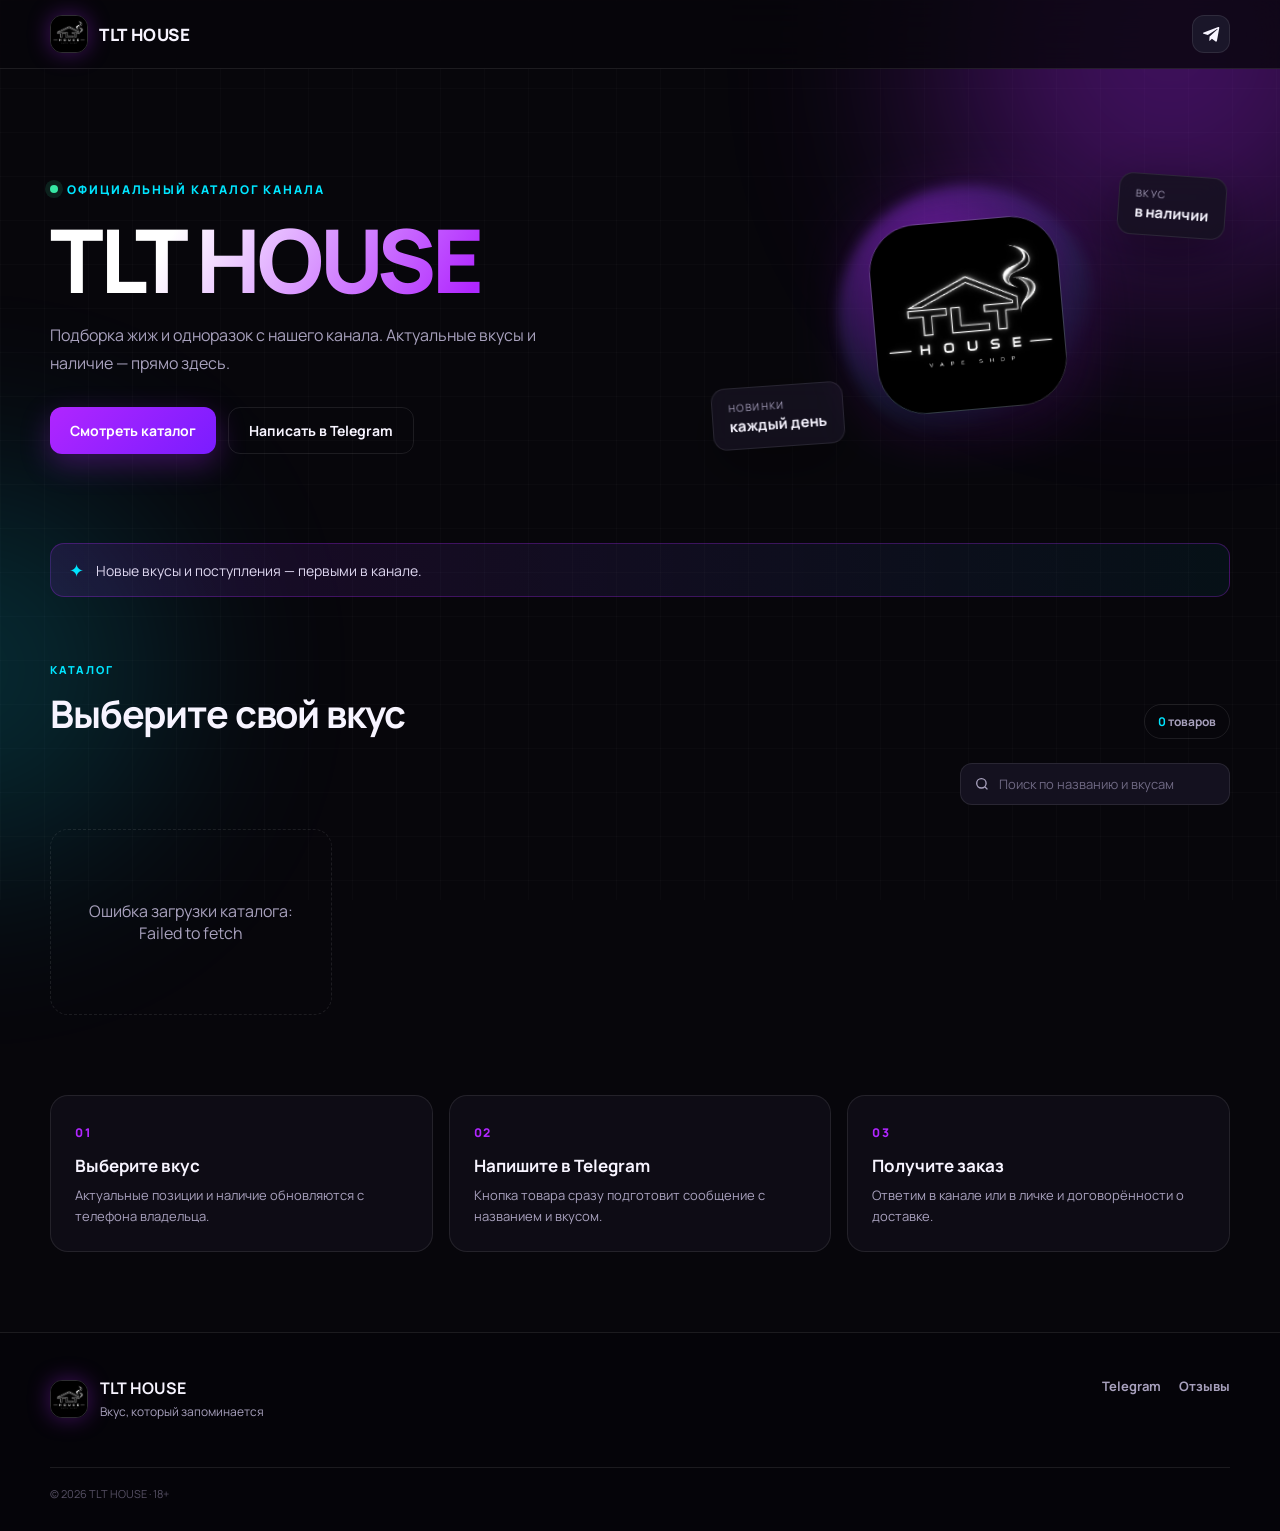
<file: docs/index.html>
<!DOCTYPE html>
<html lang="ru">
<head>
  <meta charset="UTF-8">
  <meta name="viewport" content="width=device-width, initial-scale=1, viewport-fit=cover">
  <meta name="theme-color" content="#07060b">
  <title>TLT HOUSE — каталог</title>
  <link rel="icon" href="assets/avatar.png" type="image/png">
  <link rel="stylesheet" href="styles.css">
</head>
<body>
  <div class="glow glow-1"></div>
  <div class="glow glow-2"></div>

  <div id="ageGate" class="age-gate hidden">
    <div class="age-card">
      <img src="assets/avatar.png" alt="TLT HOUSE" class="age-logo">
      <div class="age-badge">18+</div>
      <h2>Вам уже есть 18?</h2>
      <p>Продукция содержит никотин и предназначена только для совершеннолетних.</p>
      <button id="ageYes" class="btn btn-primary btn-block">Мне есть 18 — войти</button>
      <button id="ageNo" class="btn btn-ghost btn-block">Мне нет 18</button>
    </div>
  </div>

  <header class="site-header">
    <div class="wrap header-inner">
      <a href="/" class="brand">
        <img src="assets/avatar.png" alt="" class="brand-logo">
        <span class="brand-text" id="brandName">TLT HOUSE</span>
      </a>
      <div class="header-actions">
        <a id="headerTg" href="https://t.me/tlthouse1" target="_blank" rel="noopener" class="icon-btn" aria-label="Telegram">
          <svg viewBox="0 0 24 24" width="19" height="19" fill="currentColor"><path d="M21.7 4.3 18.9 20c-.2 1-.8 1.3-1.7.8l-4.7-3.5-2.3 2.2c-.3.3-.5.5-1 .5l.4-5.5 10-9.1c.4-.4-.1-.6-.6-.3L7.4 12.6 2 10.9c-1-.3-1-1 .2-1.4l18.3-7c.9-.3 1.6.2 1.2 1.8Z"/></svg>
        </a>
        
      </div>
    </div>
  </header>

  <main>
    <section class="hero wrap">
      <div class="hero-copy">
        <div class="eyebrow"><span class="pulse"></span> официальный каталог канала</div>
        <h1 id="heroTitle">TLT HOUSE</h1>
        <p id="heroSubtitle">Подборка жиж и одноразок с нашего канала. Актуальные вкусы и наличие — прямо здесь.</p>
        <div class="hero-buttons">
          <a href="#catalog" class="btn btn-primary">Смотреть каталог</a>
          <a id="heroTg" href="https://t.me/tlthouse1" target="_blank" rel="noopener" class="btn btn-outline">Написать в Telegram</a>
        </div>
      </div>
      <div class="hero-art">
        <div class="orb"></div>
        <div class="floating-card card-1"><span>Вкус</span><strong>в наличии</strong></div>
        <div class="floating-card card-2"><span>Новинки</span><strong>каждый день</strong></div>
        <div class="hero-logo-wrap"><img src="assets/avatar.png" alt="TLT HOUSE"></div>
      </div>
    </section>

    <div class="announcement wrap">
      <span class="ann-icon">✦</span>
      <span id="announcement">Новые вкусы и поступления — первыми в канале.</span>
    </div>

    <section id="catalog" class="catalog wrap">
      <div class="section-head">
        <div>
          <div class="eyebrow small">каталог</div>
          <h2>Выберите свой вкус</h2>
        </div>
        <div class="count-pill"><span id="productCount">0</span> товаров</div>
      </div>

      <div class="toolbar">
        <div id="categories" class="chips"></div>
        <label class="search-box">
          <svg viewBox="0 0 24 24" width="18" height="18" fill="none" stroke="currentColor" stroke-width="2"><circle cx="11" cy="11" r="7"/><path d="m20 20-3.5-3.5"/></svg>
          <input id="search" type="search" placeholder="Поиск по названию и вкусам" autocomplete="off">
        </label>
      </div>

      <div id="products" class="product-grid"></div>
      <div id="empty" class="empty hidden">Ничего не нашлось. Попробуйте другой запрос.</div>
    </section>

    <section class="steps wrap">
      <div class="step"><span class="step-num">01</span><h3>Выберите вкус</h3><p>Актуальные позиции и наличие обновляются с телефона владельца.</p></div>
      <div class="step"><span class="step-num">02</span><h3>Напишите в Telegram</h3><p>Кнопка товара сразу подготовит сообщение с названием и вкусом.</p></div>
      <div class="step"><span class="step-num">03</span><h3>Получите заказ</h3><p>Ответим в канале или в личке и договорённости о доставке.</p></div>
    </section>
  </main>

  <footer class="site-footer">
    <div class="wrap footer-inner">
      <div class="footer-brand">
        <img src="assets/avatar.png" alt="" class="brand-logo">
        <div><strong id="footerBrand">TLT HOUSE</strong><span id="footerTagline">Вкус, который запоминается</span></div>
      </div>
      <div class="footer-links">
        <a id="footerTg" href="https://t.me/tlthouse1" target="_blank" rel="noopener">Telegram</a>
        <a id="footerReviews" href="https://t.me/tlthouse2" target="_blank" rel="noopener">Отзывы</a>
      </div>
      <p class="disclaimer" id="disclaimer"></p>
      <div class="footer-bottom">© <span id="year"></span> TLT HOUSE · 18+</div>
    </div>
  </footer>

  <div id="cartBar" class="cart-bar hidden">
    <div class="wrap cart-bar-inner">
      <div class="cart-info"><span class="cart-count" id="cartCount">0</span><div><strong>Корзина</strong><small id="cartTotal">0 ₽</small></div></div>
      <div class="cart-actions">
        <button id="cartClear" class="btn btn-ghost btn-sm">Очистить</button>
        <button id="cartOrder" class="btn btn-primary btn-sm">Оформить заказ</button>
      </div>
    </div>
  </div>

  <div id="toast" class="toast"></div>

  <script src="config.js"></script>
  <script src="app.js"></script>
</body>
</html>
</file>
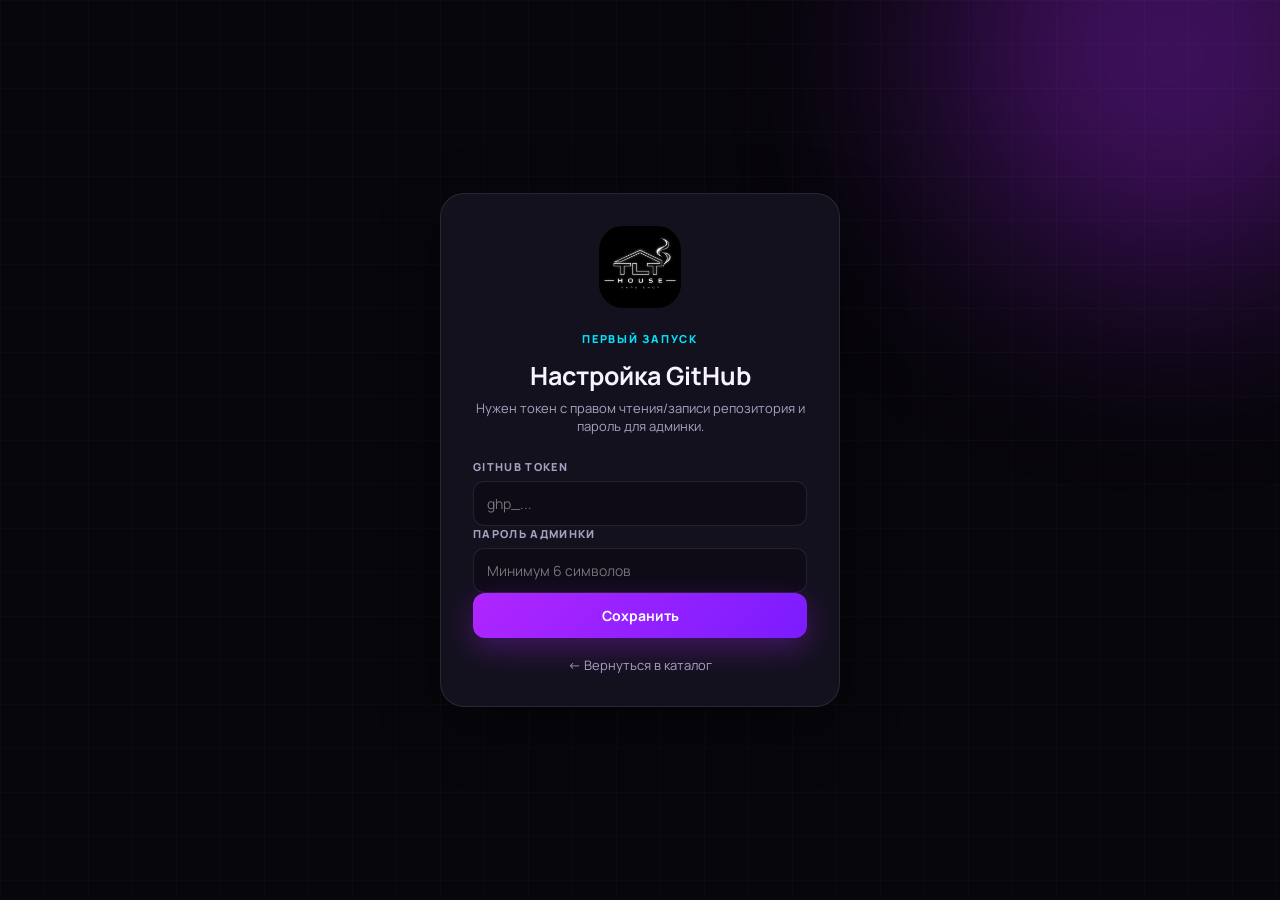
<file: docs/admin.html>
<!DOCTYPE html>
<html lang="ru">
<head>
  <meta charset="UTF-8">
  <meta name="viewport" content="width=device-width, initial-scale=1, viewport-fit=cover">
  <meta name="theme-color" content="#07060b">
  <title>TLT HOUSE — админка</title>
  <link rel="icon" href="assets/avatar.png" type="image/png">
  <link rel="stylesheet" href="styles.css">
  <link rel="stylesheet" href="admin.css">
</head>
<body>
  <div class="glow glow-1"></div>

  <div id="setupScreen" class="login-screen hidden">
    <form id="setupForm" class="login-card">
      <img src="assets/avatar.png" alt="" class="age-logo">
      <div class="eyebrow small">Первый запуск</div>
      <h1>Настройка GitHub</h1>
      <p>Нужен токен с правом чтения/записи репозитория и пароль для админки.</p>
      <label class="field">
        <span>GitHub token</span>
        <input id="setupToken" type="password" placeholder="ghp_..." required autocomplete="off">
      </label>
      <label class="field">
        <span>Пароль админки</span>
        <input id="setupPassword" type="password" placeholder="Минимум 6 символов" minlength="6" required autocomplete="new-password">
      </label>
      <button type="submit" class="btn btn-primary btn-block">Сохранить</button>
      <a href="index.html" class="back-link">← Вернуться в каталог</a>
    </form>
  </div>

  <div id="loginScreen" class="login-screen">
    <form id="loginForm" class="login-card">
      <img src="assets/avatar.png" alt="" class="age-logo">
      <div class="eyebrow small">TLT HOUSE</div>
      <h1>Вход в админку</h1>
      <p>Управление каталогом с телефона</p>
      <label class="field">
        <span>Пароль</span>
        <input id="loginPassword" type="password" autocomplete="current-password" placeholder="Введите пароль" required>
      </label>
      <button type="submit" class="btn btn-primary btn-block">Войти</button>
      <a href="index.html" class="back-link">← Вернуться в каталог</a>
    </form>
  </div>

  <div id="app" class="admin-app hidden">
    <header class="site-header">
      <div class="wrap header-inner">
        <a href="index.html" class="brand">
          <img src="assets/avatar.png" alt="" class="brand-logo">
          <span class="brand-text">TLT HOUSE <small>админка</small></span>
        </a>
        <button id="logoutBtn" class="btn btn-ghost btn-sm">Выйти</button>
      </div>
    </header>

    <main class="wrap admin-main">
      <nav class="tabs">
        <button class="tab active" data-tab="products">Товары</button>
        <button class="tab" data-tab="settings">Настройки</button>
        <button class="tab" data-tab="security">Пароль</button>
      </nav>

      <section id="tab-products" class="tab-panel">
        <div class="panel-head">
          <div><h2>Товары</h2><p>Наличие, вкусы и цены обновляются сразу на сайте.</p></div>
          <button id="addProduct" class="btn btn-primary">+ Добавить</button>
        </div>
        <div id="adminProducts" class="admin-list"></div>
      </section>

      <section id="tab-settings" class="tab-panel hidden">
        <div class="panel-head"><div><h2>Настройки сайта</h2><p>Тексты, ссылки и disclaimer.</p></div></div>
        <form id="settingsForm" class="form-card"></form>
      </section>

      <section id="tab-security" class="tab-panel hidden">
        <div class="panel-head"><div><h2>Смена пароля</h2><p>Пароль для входа в админку.</p></div></div>
        <form id="passwordForm" class="form-card">
          <label class="field"><span>Текущий пароль</span><input name="current" type="password" autocomplete="current-password" required></label>
          <label class="field"><span>Новый пароль</span><input name="next" type="password" autocomplete="new-password" minlength="6" required></label>
          <button class="btn btn-primary" type="submit">Сменить пароль</button>
        </form>
      </section>
    </main>
  </div>

  <div id="editor" class="editor-overlay hidden">
    <div class="editor-sheet">
      <div class="editor-head">
        <h2 id="editorTitle">Товар</h2>
        <button id="editorClose" class="icon-btn" aria-label="Закрыть">✕</button>
      </div>
      <form id="productForm" class="editor-form"></form>
    </div>
  </div>

  <div id="adminToast" class="toast"></div>
  <script src="config.js"></script>
  <script src="admin.js"></script>
</body>
</html>
</file>
<file: docs/styles.css>
@import url('https://fonts.googleapis.com/css2?family=Manrope:wght@400;500;600;700;800&display=swap');

:root {
  --bg: #07060b;
  --bg-soft: #0e0c15;
  --panel: #14111f;
  --panel-2: #1a1629;
  --line: rgba(255,255,255,.09);
  --text: #f7f4ff;
  --muted: #a8a1bd;
  --accent: #b026ff;
  --accent-2: #00e5ff;
  --green: #37e6a4;
  --red: #ff5c7a;
  --radius: 18px;
  --shadow: 0 18px 60px rgba(0,0,0,.45);
}

* { box-sizing: border-box; }
html { scroll-behavior: smooth; }
body {
  margin: 0;
  min-height: 100vh;
  background: var(--bg);
  color: var(--text);
  font-family: 'Manrope', system-ui, -apple-system, 'Segoe UI', sans-serif;
  -webkit-font-smoothing: antialiased;
  overflow-x: hidden;
}
body::before {
  content: '';
  position: fixed; inset: 0; z-index: -2;
  background-image: linear-gradient(rgba(255,255,255,.018) 1px, transparent 1px), linear-gradient(90deg, rgba(255,255,255,.018) 1px, transparent 1px);
  background-size: 44px 44px;
  pointer-events: none;
}
img { max-width: 100%; display: block; }
a { color: inherit; text-decoration: none; }
button, input, textarea, select { font: inherit; }
.hidden { display: none !important; }
.wrap { width: min(1180px, calc(100% - 36px)); margin-inline: auto; }

.glow { position: fixed; border-radius: 50%; filter: blur(110px); z-index: -1; pointer-events: none; opacity: .35; }
.glow-1 { width: 460px; height: 460px; background: var(--accent); top: -180px; right: -120px; }
.glow-2 { width: 380px; height: 380px; background: var(--accent-2); top: 480px; left: -220px; opacity: .18; }

/* Header */
.site-header {
  position: sticky; top: 0; z-index: 50;
  background: rgba(7,6,11,.78);
  backdrop-filter: blur(18px);
  border-bottom: 1px solid var(--line);
}
.header-inner { height: 68px; display: flex; align-items: center; justify-content: space-between; gap: 14px; }
.brand { display: flex; align-items: center; gap: 11px; font-weight: 800; letter-spacing: .04em; }
.brand-logo { width: 38px; height: 38px; border-radius: 12px; object-fit: cover; border: 1px solid rgba(255,255,255,.16); box-shadow: 0 0 22px rgba(176,38,255,.35); }
.brand-text { font-size: 17px; }
.header-actions { display: flex; align-items: center; gap: 10px; }
.icon-btn {
  width: 38px; height: 38px; display: grid; place-items: center;
  border-radius: 12px; background: var(--panel-2); border: 1px solid var(--line);
  color: var(--text); transition: .2s;
}
.icon-btn:hover { color: var(--accent-2); border-color: var(--accent-2); transform: translateY(-2px); }
.admin-link {
  font-size: 13px; font-weight: 700; padding: 10px 14px; border-radius: 12px;
  border: 1px solid var(--line); color: var(--muted); transition: .2s;
}
.admin-link:hover { color: var(--text); border-color: var(--accent); }

/* Buttons */
.btn {
  display: inline-flex; align-items: center; justify-content: center; gap: 8px;
  border: 0; border-radius: 12px; padding: 13px 20px; cursor: pointer;
  font-weight: 700; font-size: 14px; transition: transform .18s, box-shadow .18s, background .18s;
  text-align: center;
}
.btn:hover { transform: translateY(-2px); }
.btn:active { transform: translateY(0); }
.btn-primary { background: linear-gradient(135deg, var(--accent), #7a1cff); color: #fff; box-shadow: 0 10px 30px rgba(176,38,255,.3); }
.btn-primary:hover { box-shadow: 0 14px 40px rgba(176,38,255,.5); }
.btn-outline { background: transparent; border: 1px solid var(--line); color: var(--text); }
.btn-outline:hover { border-color: var(--accent); }
.btn-ghost { background: rgba(255,255,255,.05); color: var(--muted); }
.btn-ghost:hover { color: var(--text); background: rgba(255,255,255,.09); }
.btn-block { width: 100%; }
.btn-sm { padding: 10px 15px; font-size: 13px; border-radius: 10px; }

/* Hero */
.hero { display: grid; grid-template-columns: 1fr .85fr; align-items: center; gap: 40px; padding: 76px 0 58px; }
.eyebrow { display: inline-flex; align-items: center; gap: 9px; font-size: 12px; text-transform: uppercase; letter-spacing: .16em; color: var(--accent-2); font-weight: 800; }
.eyebrow.small { font-size: 11px; }
.pulse { width: 8px; height: 8px; border-radius: 50%; background: var(--green); box-shadow: 0 0 0 5px rgba(55,230,164,.12); animation: pulse 2s infinite; }
@keyframes pulse { 50% { box-shadow: 0 0 0 10px rgba(55,230,164,0); } }
.hero h1 { font-size: clamp(44px, 8vw, 88px); line-height: .98; margin: 18px 0 20px; letter-spacing: -.045em; font-weight: 800; background: linear-gradient(120deg, #fff 20%, var(--accent) 70%, var(--accent-2)); -webkit-background-clip: text; background-clip: text; color: transparent; }
.hero p { color: var(--muted); font-size: 16px; line-height: 1.7; max-width: 520px; margin: 0 0 30px; }
.hero-buttons { display: flex; gap: 12px; flex-wrap: wrap; }
.hero-art { position: relative; min-height: 340px; display: grid; place-items: center; }
.orb { position: absolute; width: 260px; height: 260px; border-radius: 50%; background: radial-gradient(circle at 35% 30%, rgba(176,38,255,.55), rgba(0,229,255,.08) 60%, transparent 70%); filter: blur(6px); animation: float 7s ease-in-out infinite; }
@keyframes float { 50% { transform: translateY(-14px) scale(1.03); } }
.hero-logo-wrap { position: relative; width: 190px; height: 190px; border-radius: 48px; overflow: hidden; border: 1px solid rgba(255,255,255,.18); box-shadow: var(--shadow), 0 0 70px rgba(176,38,255,.35); transform: rotate(-5deg); }
.hero-logo-wrap img { width: 100%; height: 100%; object-fit: cover; }
.floating-card { position: absolute; background: rgba(20,17,31,.85); border: 1px solid var(--line); backdrop-filter: blur(12px); border-radius: 14px; padding: 12px 16px; box-shadow: var(--shadow); }
.floating-card span { display: block; font-size: 10px; text-transform: uppercase; letter-spacing: .14em; color: var(--muted); }
.floating-card strong { font-size: 15px; }
.card-1 { top: 30px; right: 4px; transform: rotate(4deg); }
.card-2 { bottom: 38px; left: 6px; transform: rotate(-4deg); }

.announcement {
  display: flex; align-items: center; gap: 12px; padding: 14px 18px; margin-bottom: 60px;
  border: 1px solid rgba(176,38,255,.28); border-radius: 14px;
  background: linear-gradient(90deg, rgba(176,38,255,.12), rgba(0,229,255,.05));
  font-size: 14px; color: #ded7f0;
}
.ann-icon { color: var(--accent-2); font-size: 18px; }

/* Catalog */
.catalog { padding-bottom: 80px; }
.section-head { display: flex; align-items: flex-end; justify-content: space-between; gap: 16px; margin-bottom: 24px; }
.section-head h2 { font-size: clamp(26px, 4vw, 38px); margin: 8px 0 0; letter-spacing: -.03em; }
.count-pill { font-size: 12px; font-weight: 700; color: var(--muted); border: 1px solid var(--line); padding: 8px 13px; border-radius: 999px; white-space: nowrap; }
.count-pill span { color: var(--accent-2); }
.toolbar { display: flex; align-items: center; justify-content: space-between; gap: 16px; margin-bottom: 24px; flex-wrap: wrap; }
.chips { display: flex; gap: 8px; flex-wrap: wrap; }
.chip {
  background: var(--panel); border: 1px solid var(--line); color: var(--muted);
  padding: 9px 15px; border-radius: 999px; cursor: pointer; font-size: 13px; font-weight: 700; transition: .2s;
}
.chip:hover { color: var(--text); border-color: rgba(176,38,255,.5); }
.chip.active { background: var(--accent); border-color: var(--accent); color: #fff; box-shadow: 0 8px 24px rgba(176,38,255,.28); }
.search-box { display: flex; align-items: center; gap: 9px; background: var(--panel); border: 1px solid var(--line); border-radius: 12px; padding: 0 13px; color: var(--muted); min-width: 270px; }
.search-box:focus-within { border-color: var(--accent); color: var(--accent-2); }
.search-box input { background: none; border: 0; outline: 0; color: var(--text); padding: 11px 0; width: 100%; font-size: 13px; }
.search-box input::placeholder { color: #6f6983; }

.product-grid { display: grid; grid-template-columns: repeat(auto-fill, minmax(265px, 1fr)); gap: 18px; }
.product-card {
  position: relative; background: linear-gradient(160deg, var(--panel), #100d19);
  border: 1px solid var(--line); border-radius: var(--radius); overflow: hidden;
  display: flex; flex-direction: column; transition: transform .22s, border-color .22s, box-shadow .22s;
}
.product-card:hover { transform: translateY(-5px); border-color: rgba(176,38,255,.45); box-shadow: 0 20px 50px rgba(0,0,0,.45); }
.product-visual { height: 168px; position: relative; display: grid; place-items: center; overflow: hidden; background: radial-gradient(circle at 50% 25%, rgba(176,38,255,.25), transparent 65%), #171222; }
.product-visual::after { content: ''; position: absolute; inset: 0; background: repeating-linear-gradient(135deg, rgba(255,255,255,.025) 0 2px, transparent 2px 16px); }
.product-visual img { width: 100%; height: 100%; object-fit: cover; position: relative; z-index: 1; }
.product-icon { font-size: 62px; filter: drop-shadow(0 10px 24px rgba(0,0,0,.5)); position: relative; z-index: 1; }
.product-badge { position: absolute; top: 12px; left: 12px; z-index: 2; font-size: 10px; font-weight: 800; letter-spacing: .1em; text-transform: uppercase; background: rgba(7,6,11,.8); border: 1px solid rgba(0,229,255,.4); color: var(--accent-2); padding: 6px 9px; border-radius: 8px; }
.stock-dot { position: absolute; top: 12px; right: 12px; z-index: 2; display: flex; align-items: center; gap: 6px; font-size: 10px; font-weight: 800; text-transform: uppercase; background: rgba(7,6,11,.8); padding: 6px 9px; border-radius: 8px; color: var(--green); }
.stock-dot::before { content: ''; width: 6px; height: 6px; border-radius: 50%; background: currentColor; }
.stock-dot.out { color: var(--red); }
.product-body { padding: 18px; display: flex; flex-direction: column; gap: 12px; flex: 1; }
.product-category { font-size: 10px; text-transform: uppercase; letter-spacing: .16em; color: var(--accent); font-weight: 800; }
.product-name { font-size: 20px; font-weight: 800; letter-spacing: -.02em; margin: -6px 0 0; }
.product-specs { display: flex; gap: 6px; flex-wrap: wrap; }
.spec { font-size: 11px; color: var(--muted); background: rgba(255,255,255,.05); border: 1px solid var(--line); padding: 5px 9px; border-radius: 7px; font-weight: 700; }
.product-desc { font-size: 12px; color: var(--muted); line-height: 1.55; }
.flavors-label { font-size: 10px; text-transform: uppercase; letter-spacing: .14em; color: #77708f; font-weight: 800; }
.flavors { display: flex; flex-wrap: wrap; gap: 6px; }
.flavor { font-size: 11px; padding: 6px 9px; border-radius: 8px; border: 1px solid rgba(55,230,164,.25); background: rgba(55,230,164,.07); color: #9df3cf; font-weight: 600; }
.flavor.out { border-color: rgba(255,92,122,.25); background: rgba(255,92,122,.06); color: #ff9aae; text-decoration: line-through; opacity: .7; }
.product-bottom { margin-top: auto; padding-top: 14px; border-top: 1px solid var(--line); display: flex; align-items: center; justify-content: space-between; gap: 10px; }
.price { font-size: 21px; font-weight: 800; letter-spacing: -.02em; }
.price small { font-size: 13px; color: var(--muted); font-weight: 600; }
.old-price { font-size: 12px; color: #6f6983; text-decoration: line-through; margin-left: 7px; }
.buy-btn { padding: 11px 14px; font-size: 12px; border-radius: 10px; }
.product-card.is-out .buy-btn { opacity: .5; pointer-events: none; }
.empty { text-align: center; padding: 70px 20px; color: var(--muted); border: 1px dashed var(--line); border-radius: var(--radius); }

/* Steps */
.steps { display: grid; grid-template-columns: repeat(3, 1fr); gap: 16px; padding-bottom: 80px; }
.step { background: var(--bg-soft); border: 1px solid var(--line); border-radius: var(--radius); padding: 24px; }
.step-num { font-size: 12px; font-weight: 800; color: var(--accent); letter-spacing: .14em; }
.step h3 { margin: 12px 0 8px; font-size: 17px; }
.step p { margin: 0; color: var(--muted); font-size: 13px; line-height: 1.6; }

/* Footer */
.site-footer { border-top: 1px solid var(--line); background: #050409; padding: 44px 0 30px; }
.footer-inner { display: grid; grid-template-columns: 1fr auto; gap: 20px; }
.footer-brand { display: flex; align-items: center; gap: 12px; }
.footer-brand strong { display: block; font-size: 16px; }
.footer-brand span { font-size: 12px; color: var(--muted); }
.footer-links { display: flex; gap: 18px; font-size: 13px; font-weight: 700; color: var(--muted); }
.footer-links a:hover { color: var(--accent-2); }
.disclaimer { grid-column: 1 / -1; color: #736d87; font-size: 11px; line-height: 1.7; max-width: 780px; margin: 6px 0 0; }
.footer-bottom { grid-column: 1 / -1; color: #565064; font-size: 11px; border-top: 1px solid var(--line); padding-top: 18px; }

/* Cart */
.cart-bar { position: fixed; left: 0; right: 0; bottom: 0; z-index: 60; background: rgba(15,12,24,.94); backdrop-filter: blur(18px); border-top: 1px solid rgba(176,38,255,.4); box-shadow: 0 -10px 40px rgba(0,0,0,.5); }
.cart-bar-inner { display: flex; align-items: center; justify-content: space-between; gap: 14px; padding: 12px 0; }
.cart-info { display: flex; align-items: center; gap: 12px; }
.cart-count { width: 38px; height: 38px; border-radius: 12px; display: grid; place-items: center; background: var(--accent); font-weight: 800; font-size: 15px; }
.cart-info strong { display: block; font-size: 13px; }
.cart-info small { color: var(--muted); font-size: 12px; }
.cart-actions { display: flex; gap: 8px; }

/* Age gate */
.age-gate { position: fixed; inset: 0; z-index: 200; background: rgba(4,3,8,.92); backdrop-filter: blur(14px); display: grid; place-items: center; padding: 20px; }
.age-card { width: min(390px, 100%); background: var(--panel); border: 1px solid var(--line); border-radius: 24px; padding: 30px; text-align: center; box-shadow: var(--shadow); }
.age-logo { width: 84px; height: 84px; border-radius: 24px; object-fit: cover; margin: 0 auto 16px; }
.age-badge { display: inline-block; font-size: 12px; font-weight: 800; color: var(--accent-2); border: 1px solid var(--accent-2); padding: 5px 12px; border-radius: 999px; }
.age-card h2 { margin: 18px 0 8px; font-size: 24px; }
.age-card p { color: var(--muted); font-size: 13px; line-height: 1.6; margin: 0 0 22px; }
.age-card .btn + .btn { margin-top: 9px; }

.toast { position: fixed; left: 50%; bottom: 90px; transform: translate(-50%, 20px); background: var(--panel-2); border: 1px solid var(--line); padding: 12px 18px; border-radius: 12px; font-size: 13px; opacity: 0; pointer-events: none; transition: .25s; z-index: 100; box-shadow: var(--shadow); }
.toast.show { opacity: 1; transform: translate(-50%, 0); }

.picker-modal { position: fixed; inset: 0; z-index: 150; background: rgba(4,3,8,.82); backdrop-filter: blur(10px); display: grid; place-items: center; padding: 20px; }
.picker-card { width: min(400px, 100%); background: var(--panel); border: 1px solid var(--line); border-radius: 20px; padding: 24px; box-shadow: var(--shadow); }
.picker-card h3 { margin: 0 0 4px; font-size: 20px; }
.picker-card > p { margin: 0 0 18px; color: var(--muted); font-size: 13px; }
.picker-list { display: flex; flex-direction: column; gap: 8px; max-height: 45vh; overflow: auto; }
.picker-item { display: flex; align-items: center; gap: 11px; padding: 12px 14px; border: 1px solid var(--line); border-radius: 12px; cursor: pointer; font-size: 14px; transition: .2s; }
.picker-item:has(input:checked) { border-color: var(--accent); background: rgba(176,38,255,.1); }
.picker-item input { accent-color: var(--accent); width: 17px; height: 17px; }
.picker-actions { display: flex; gap: 9px; margin-top: 18px; }
.picker-actions .btn { flex: 1; }

@media (max-width: 860px) {
  .hero { grid-template-columns: 1fr; padding: 46px 0 36px; }
  .hero-art { min-height: 250px; }
  .hero-logo-wrap { width: 150px; height: 150px; }
  .steps { grid-template-columns: 1fr; }
  .card-1 { right: 10%; }
  .card-2 { left: 10%; }
}
@media (max-width: 600px) {
  .wrap { width: min(100% - 24px, 1180px); }
  .header-inner { height: 60px; }
  .brand-text { font-size: 15px; }
  .hero h1 { font-size: 46px; }
  .hero p { font-size: 14px; }
  .hero-buttons .btn { flex: 1 1 100%; }
  .announcement { margin-bottom: 44px; }
  .section-head { align-items: center; }
  .search-box { min-width: 100%; }
  .product-grid { grid-template-columns: 1fr 1fr; gap: 10px; }
  .product-visual { height: 130px; }
  .product-icon { font-size: 44px; }
  .product-body { padding: 13px; gap: 9px; }
  .product-name { font-size: 16px; }
  .product-desc { display: none; }
  .price { font-size: 17px; }
  .buy-btn { padding: 10px; font-size: 11px; }
  .flavor { font-size: 10px; padding: 5px 7px; }
  .cart-bar-inner { gap: 8px; }
  .cart-actions .btn { padding: 9px 11px; font-size: 12px; }
  .footer-inner { grid-template-columns: 1fr; }
}
@media (max-width: 390px) {
  .product-grid { grid-template-columns: 1fr; }
  .product-visual { height: 170px; }
  .product-desc { display: block; }
}
</file>
<file: docs/admin.css>
.login-screen { min-height: 100vh; display: grid; place-items: center; padding: 20px; }
.login-card { width: min(400px, 100%); background: var(--panel); border: 1px solid var(--line); border-radius: 24px; padding: 32px; box-shadow: var(--shadow); text-align: center; }
.age-logo { width: 82px; height: 82px; border-radius: 24px; object-fit: cover; margin: 0 auto 18px; }
.login-card h1 { font-size: 25px; margin: 10px 0 6px; }
.login-card > p { color: var(--muted); font-size: 13px; margin: 0 0 24px; }
.login-card .field { text-align: left; }
.back-link { display: block; margin-top: 18px; font-size: 13px; color: var(--muted); }
.back-link:hover { color: var(--accent-2); }

.admin-main { padding: 28px 0 80px; }
.brand-text small { display: block; font-size: 9px; letter-spacing: .18em; text-transform: uppercase; color: var(--accent); }
.tabs { display: flex; gap: 8px; margin-bottom: 26px; overflow-x: auto; padding-bottom: 4px; }
.tab { flex: 0 0 auto; background: var(--panel); border: 1px solid var(--line); color: var(--muted); padding: 11px 18px; border-radius: 12px; font-weight: 700; font-size: 13px; cursor: pointer; }
.tab.active { background: var(--accent); border-color: var(--accent); color: #fff; }
.panel-head { display: flex; align-items: flex-end; justify-content: space-between; gap: 14px; margin-bottom: 20px; }
.panel-head h2 { margin: 0 0 5px; font-size: 26px; letter-spacing: -.02em; }
.panel-head p { margin: 0; color: var(--muted); font-size: 13px; }

.admin-list { display: flex; flex-direction: column; gap: 11px; }
.admin-item { display: flex; align-items: center; gap: 14px; background: var(--panel); border: 1px solid var(--line); border-radius: 15px; padding: 13px; }
.admin-thumb { width: 52px; height: 52px; flex: 0 0 auto; border-radius: 12px; object-fit: cover; background: #1c1729; display: grid; place-items: center; font-size: 24px; overflow: hidden; }
.admin-thumb img { width: 100%; height: 100%; object-fit: cover; }
.admin-info { flex: 1; min-width: 0; }
.admin-info strong { display: block; font-size: 15px; white-space: nowrap; overflow: hidden; text-overflow: ellipsis; }
.admin-info small { color: var(--muted); font-size: 11px; display: block; margin-top: 3px; white-space: nowrap; overflow: hidden; text-overflow: ellipsis; }
.status-pill { font-size: 10px; font-weight: 800; text-transform: uppercase; padding: 5px 8px; border-radius: 7px; white-space: nowrap; }
.status-pill.on { color: var(--green); background: rgba(55,230,164,.1); }
.status-pill.off { color: var(--red); background: rgba(255,92,122,.1); }
.admin-actions { display: flex; gap: 5px; flex: 0 0 auto; }
.mini-btn { width: 34px; height: 34px; border-radius: 10px; border: 1px solid var(--line); background: rgba(255,255,255,.04); color: var(--muted); cursor: pointer; font-size: 13px; display: grid; place-items: center; transition: .2s; }
.mini-btn:hover { color: var(--text); border-color: var(--accent); }
.mini-btn.danger:hover { color: var(--red); border-color: var(--red); }

.form-card, .editor-form { display: flex; flex-direction: column; gap: 15px; background: var(--panel); border: 1px solid var(--line); border-radius: 16px; padding: 20px; }
.field { display: flex; flex-direction: column; gap: 7px; }
.field > span { font-size: 11px; text-transform: uppercase; letter-spacing: .12em; color: var(--muted); font-weight: 800; }
.field input, .field textarea, .field select {
  width: 100%; background: #0e0b17; border: 1px solid var(--line); border-radius: 11px;
  color: var(--text); padding: 12px 13px; outline: 0; font-size: 14px; transition: border-color .2s;
}
.field input:focus, .field textarea:focus, .field select:focus { border-color: var(--accent); }
.field textarea { min-height: 90px; resize: vertical; line-height: 1.5; }
.field-row { display: grid; grid-template-columns: 1fr 1fr; gap: 12px; }
.check-field { display: flex; align-items: center; gap: 10px; cursor: pointer; font-size: 14px; font-weight: 600; padding: 12px 13px; background: #0e0b17; border: 1px solid var(--line); border-radius: 11px; }
.check-field input { width: 18px; height: 18px; accent-color: var(--accent); }
.form-actions { display: flex; gap: 9px; margin-top: 6px; }
.form-actions .btn { flex: 1; }

.flavors-editor { display: flex; flex-direction: column; gap: 8px; }
.flavor-row { display: flex; align-items: center; gap: 8px; }
.flavor-row input[type=text] { flex: 1; background: #0e0b17; border: 1px solid var(--line); border-radius: 10px; padding: 11px 12px; color: var(--text); outline: 0; font-size: 14px; }
.flavor-row input[type=text]:focus { border-color: var(--accent); }
.flavor-row label { display: flex; align-items: center; gap: 5px; font-size: 11px; color: var(--muted); white-space: nowrap; }
.flavor-row label input { accent-color: var(--green); width: 16px; height: 16px; }

.upload-row { display: flex; align-items: center; gap: 12px; }
.upload-preview { width: 58px; height: 58px; border-radius: 12px; object-fit: cover; background: #1c1729; border: 1px solid var(--line); display: grid; place-items: center; font-size: 22px; overflow: hidden; flex: 0 0 auto; }
.upload-preview img { width: 100%; height: 100%; object-fit: cover; }
.upload-row .btn { flex: 1; }
input[type=file] { display: none; }

.editor-overlay { position: fixed; inset: 0; z-index: 120; background: rgba(4,3,8,.75); backdrop-filter: blur(8px); display: flex; justify-content: flex-end; }
.editor-sheet { width: min(560px, 100%); height: 100%; overflow-y: auto; background: var(--bg-soft); border-left: 1px solid var(--line); box-shadow: -20px 0 60px rgba(0,0,0,.5); padding-bottom: 30px; }
.editor-head { position: sticky; top: 0; z-index: 2; display: flex; align-items: center; justify-content: space-between; padding: 20px; background: rgba(14,12,21,.95); backdrop-filter: blur(12px); border-bottom: 1px solid var(--line); }
.editor-head h2 { margin: 0; font-size: 20px; }
.editor-form { margin: 18px; background: transparent; border: 0; padding: 0; }

@media (max-width: 600px) {
  .admin-main { padding-top: 20px; }
  .panel-head { align-items: center; }
  .panel-head h2 { font-size: 22px; }
  .panel-head p { display: none; }
  .admin-actions { flex-wrap: wrap; width: 68px; }
  .admin-item { gap: 10px; padding: 10px; }
  .admin-thumb { width: 44px; height: 44px; }
  .editor-sheet { width: 100%; border-left: 0; }
  .field-row { grid-template-columns: 1fr; }
}
</file>
